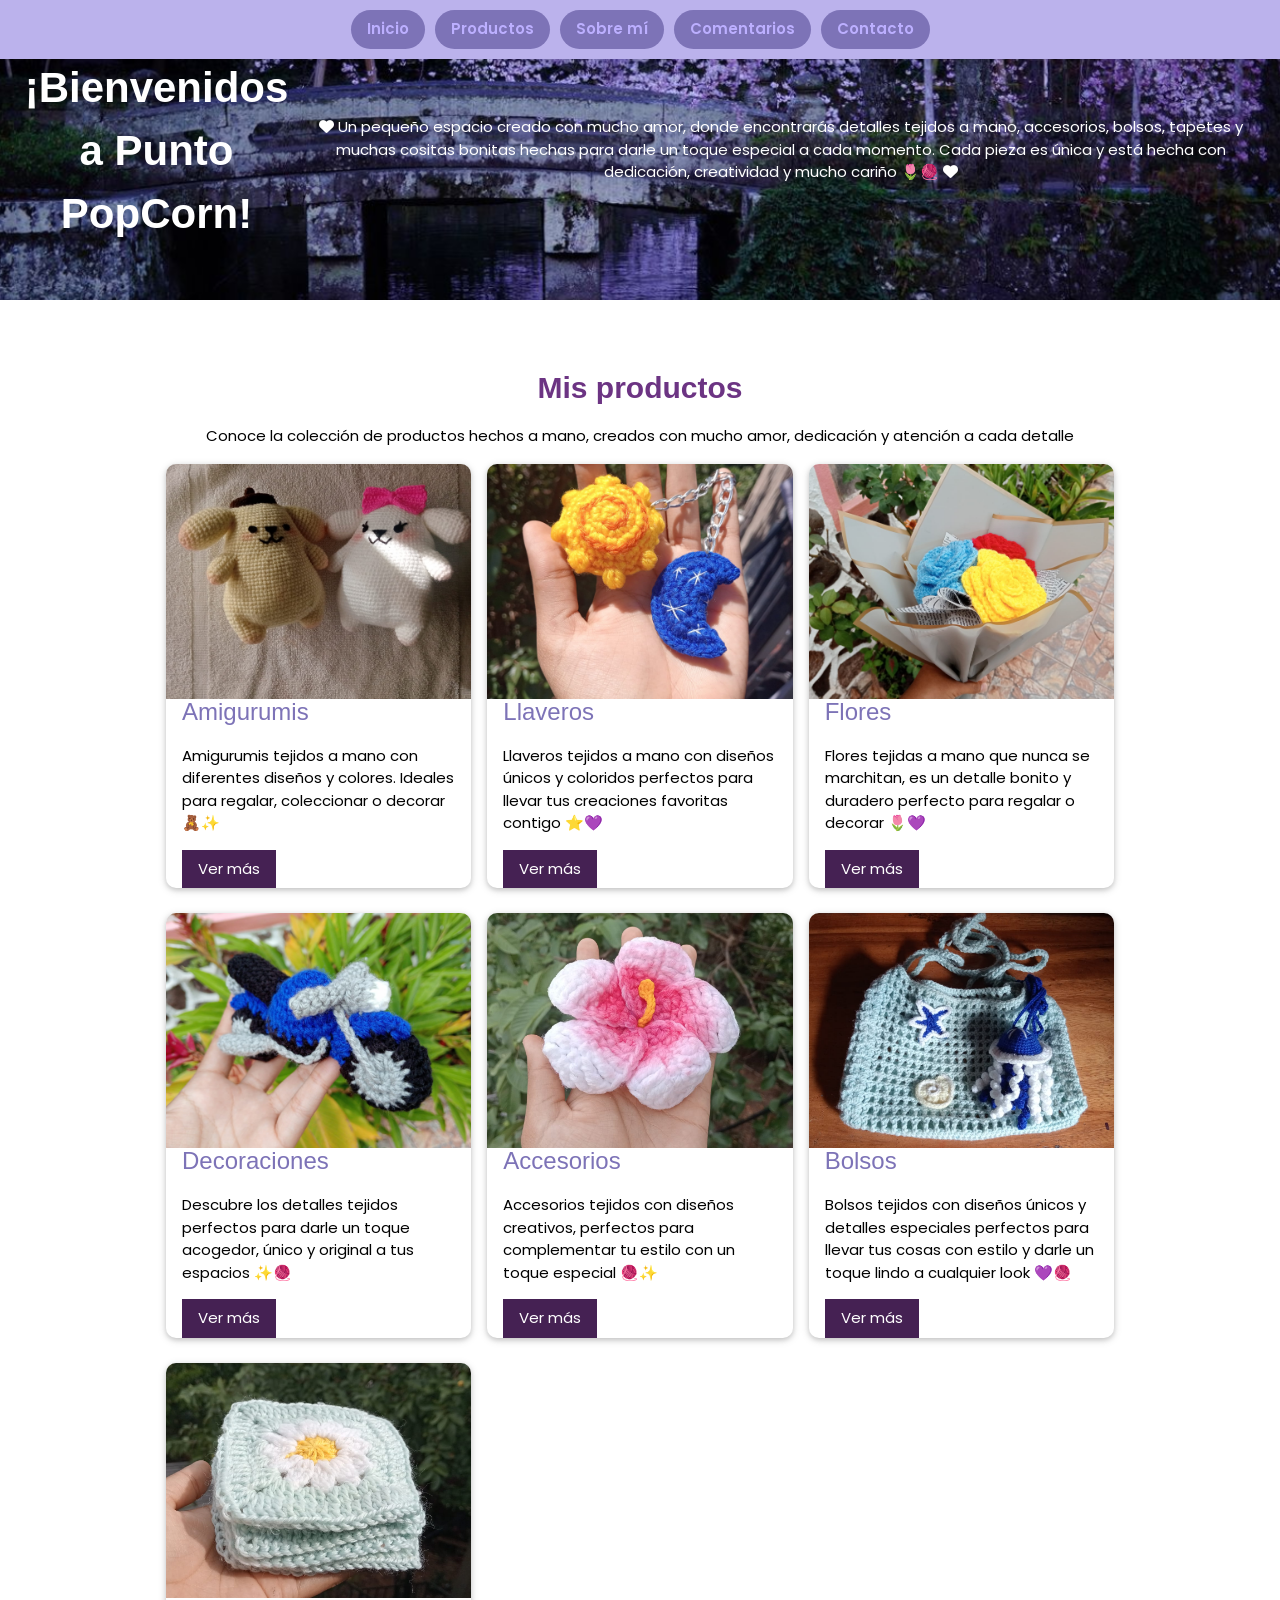
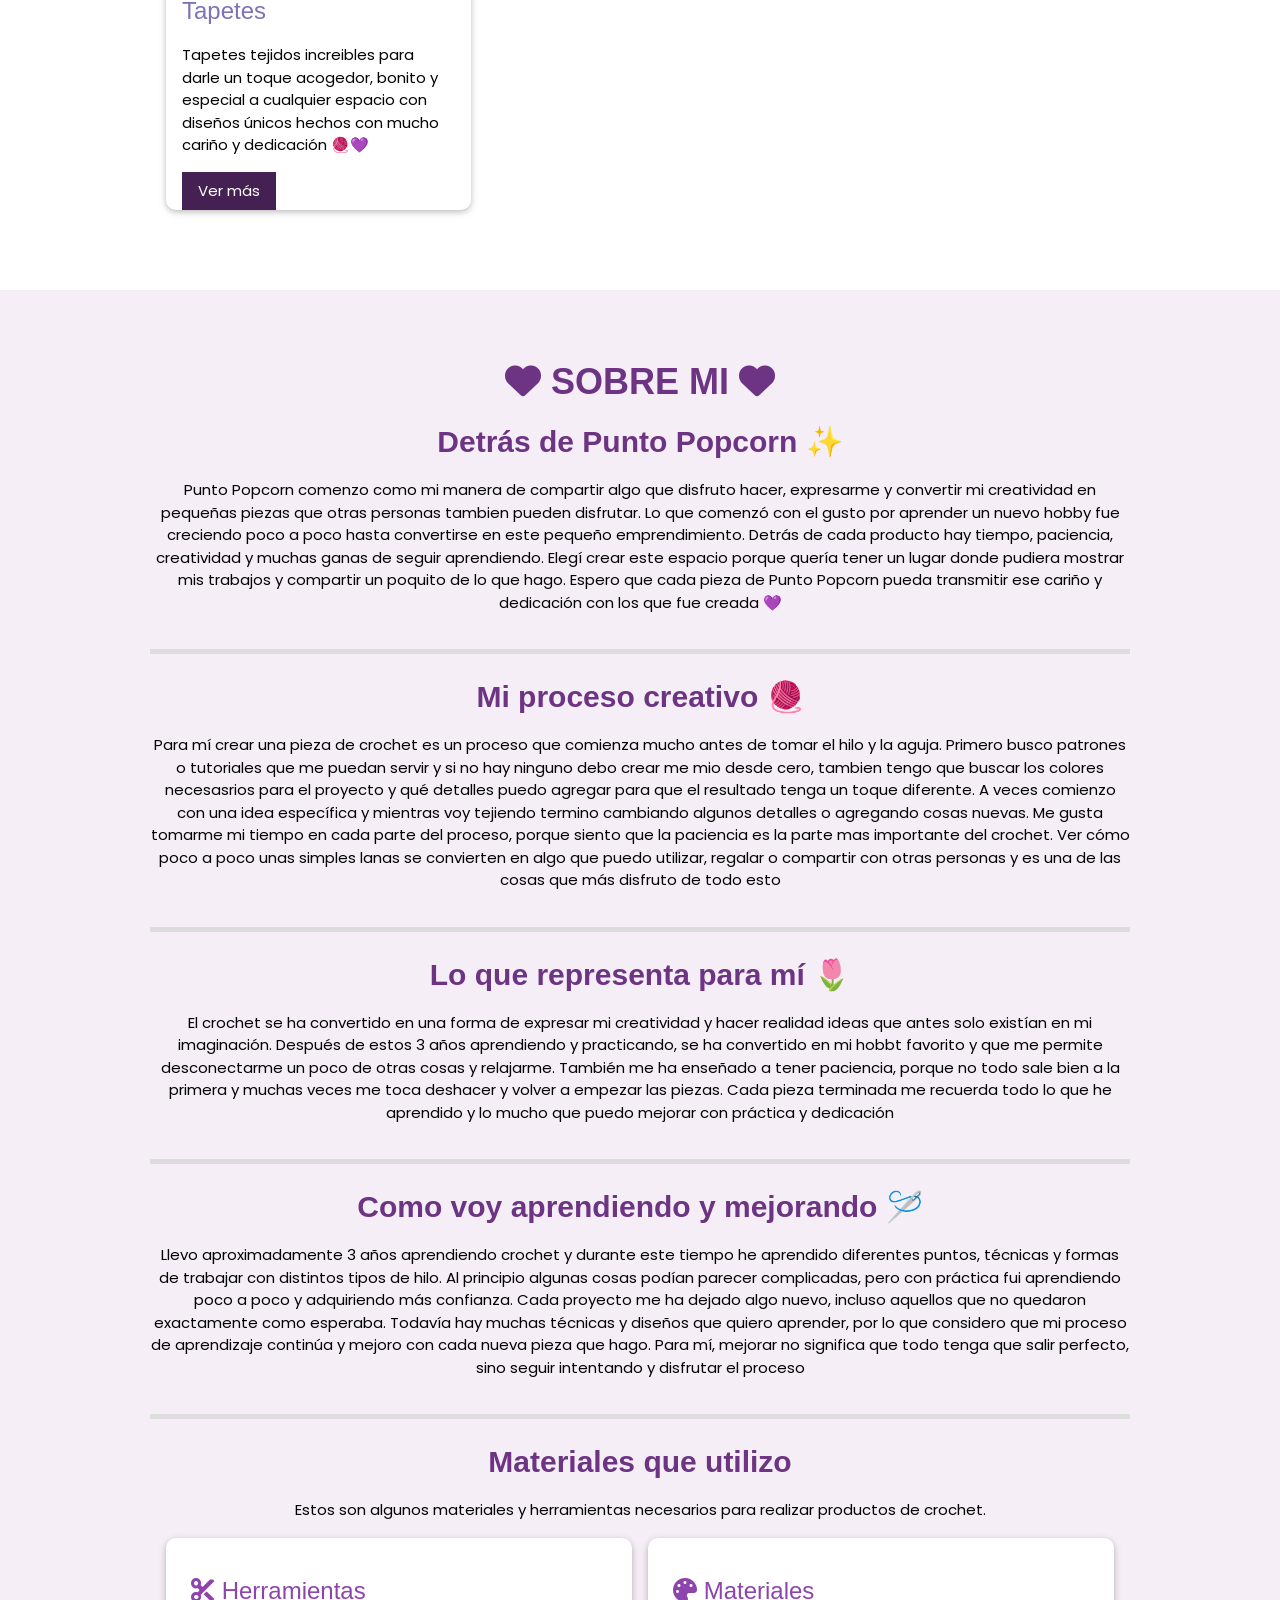
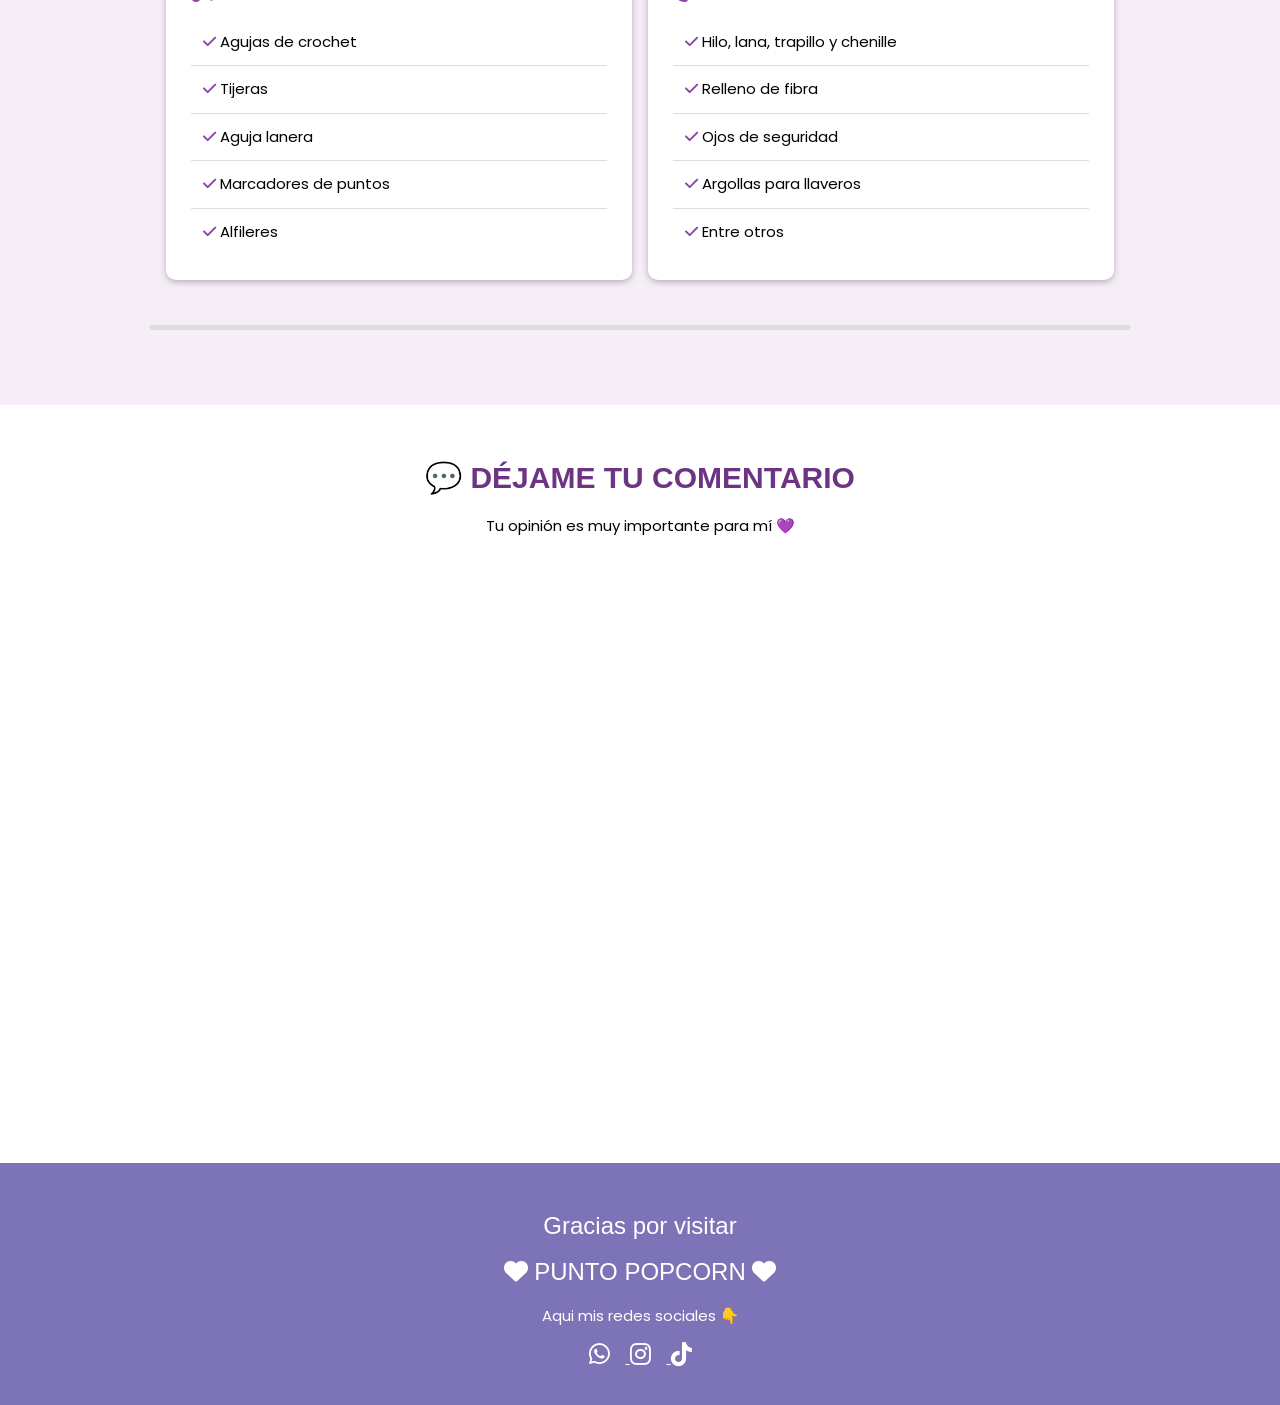
<file: index.html>
<!DOCTYPE html>
<html lang="es">

<head>

    <meta charset="UTF-8">

    <meta name="viewport" content="width=device-width, initial-scale=1.0">

    <title>Punto PopCorn</title>

    <link rel="icon" type="image/png" href="Imagenes/logo.png">
    
    <!-- Biblioteca W3.CSS -->
    <link rel="stylesheet" href="https://www.w3schools.com/w3css/4/w3.css">

    <!-- Font Awesome para los iconos -->
    <link rel="stylesheet" href="https://cdnjs.cloudflare.com/ajax/libs/font-awesome/6.5.2/css/all.min.css">

    <!-- Fuente Poppins -->
    <link href="https://fonts.googleapis.com/css2?family=Poppins:wght@300;400;600;700&display=swap" rel="stylesheet">

    <!-- Nuestro archivo de estilos -->
    <link rel="stylesheet" href="style.css">

</head>

<body>

    <!-- ENCABEZADO -->
    <header id="inicio" class="encabezado w3-container w3-center">

        <h1>
           ¡Bienvenidos a Punto PopCorn!
        </h1>

        <p>
            <i class="fa-solid fa-heart"></i>
            Un pequeño espacio creado con mucho amor, donde encontrarás detalles tejidos a mano, accesorios, bolsos, tapetes y muchas cositas bonitas hechas para darle un toque especial a cada momento. Cada pieza es única y está hecha con dedicación, creatividad y mucho cariño 🌷🧶
            <i class="fa-solid fa-heart"></i>
        </p>

    </header>


    <!-- BARRA DE NAVEGACIÓN -->
   <nav class="w3-bar menu barra-navegacion">

    <a href="#inicio" class="w3-bar-item w3-button">
        Inicio
    </a>

    <a href="#productos" class="w3-bar-item w3-button">
        Productos
    </a>

    <a href="#materiales" class="w3-bar-item w3-button">
        Sobre mí
    </a>

    <a href="#comentarios" class="w3-bar-item w3-button">
        Comentarios
    </a>

    <a href="#contacto" class="w3-bar-item w3-button">
        Contacto
    </a>

</nav>


    <!-- SECCIÓN DE PRODUCTOS -->
    <section id="productos" class="seccion">

        <div class="w3-content">

            <h2 class="w3-center titulo">
                Mis productos
            </h2>

            <p class="w3-center">
                Conoce la colección de productos hechos a mano, creados con mucho amor, dedicación y atención a cada detalle 
            </p>


            <div class="w3-row-padding w3-margin-top">


                <!-- TARJETA 1 -->
                <div class="w3-third">

                    <div class="w3-card tarjeta">

                        <!-- ESPACIO PARA TU IMAGEN -->
                        <div class="espacio-imagen">
                            <p>
                                <img src="Imagenes/producto1.jpeg" class="imagen-producto">
                            </p>
                        </div>

                        <div class="w3-container">

                            <h3>Amigurumis</h3>

                            <p>
                                Amigurumis tejidos a mano con diferentes diseños y colores. Ideales para regalar, coleccionar o decorar 🧸✨
                            </p>

                            <a href="amigurumis.html" class="w3-button boton">
                                Ver más
                            </a>

                        </div>

                    </div>

                </div>

                <!-- TARJETA 2 -->
                <div class="w3-third">

                    <div class="w3-card tarjeta">

                        <!-- ESPACIO PARA TU IMAGEN -->
                        <div class="espacio-imagen">
                            <p>
                                <img src="Imagenes/producto2.jpeg" class="imagen-producto">
                            </p>
                        </div>

                        <div class="w3-container">

                            <h3>Llaveros</h3>

                            <p>
                                Llaveros tejidos a mano con diseños únicos y coloridos perfectos para llevar tus creaciones favoritas contigo ⭐💜
                            </p>

                            <a href="llaveros.html" class="w3-button boton">
                                Ver más
                            </a>

                        </div>

                    </div>

                </div>

                <!-- TARJETA 3 -->
                <div class="w3-third">

                    <div class="w3-card tarjeta">

                        <!-- ESPACIO PARA TU IMAGEN -->
                        <div class="espacio-imagen">
                            <p>
                                <img src="Imagenes/producto3.jpeg" class="imagen-producto">
                            </p>
                        </div>

                        <div class="w3-container">

                            <h3>Flores</h3>

                            <p>
                                Flores tejidas a mano que nunca se marchitan, es un detalle bonito y duradero perfecto para regalar o decorar 🌷💜
                            </p>

                            <a href="flores.html" class="w3-button boton">
                                Ver más
                            </a>

                        </div>

                    </div>

                </div>

                <!-- TARJETA 4 -->
                <div class="w3-third">

                    <div class="w3-card tarjeta">

                        <!-- ESPACIO PARA TU IMAGEN -->
                        <div class="espacio-imagen">
                            <p>
                                <img src="Imagenes/producto4.jpeg" class="imagen-producto">
                            </p>
                        </div>

                        <div class="w3-container">

                            <h3>Decoraciones</h3>

                            <p>
                               Descubre los detalles tejidos perfectos para darle un toque acogedor, único y original a tus espacios ✨🧶
                            </p>

                            <a href="decoraciones.html" class="w3-button boton">
                                Ver más
                            </a>

                        </div>

                    </div>

                </div>

                <!-- TARJETA 5 -->
                <div class="w3-third">

                    <div class="w3-card tarjeta">

                        <!-- ESPACIO PARA TU IMAGEN -->
                        <div class="espacio-imagen">
                            <p>
                                <img src="Imagenes/producto5.jpeg" class="imagen-producto">
                            </p>
                        </div>

                        <div class="w3-container">

                            <h3>Accesorios</h3>

                            <p>
                               Accesorios tejidos con diseños creativos, perfectos para complementar tu estilo con un toque especial 🧶✨
                            </p>

                            <a href="accesorios.html" class="w3-button boton">
                                Ver más
                            </a>

                        </div>

                    </div>

                </div>

                <!-- TARJETA 6 -->
                <div class="w3-third">

                    <div class="w3-card tarjeta">

                        <!-- ESPACIO PARA TU IMAGEN -->
                        <div class="espacio-imagen">
                            <p>
                                <img src="Imagenes/producto6.jpeg" class="imagen-producto">
                            </p>
                        </div>

                        <div class="w3-container">

                            <h3>Bolsos</h3>

                            <p>
                               Bolsos tejidos con diseños únicos y detalles especiales perfectos para llevar tus cosas con estilo y darle un toque lindo a cualquier look 💜🧶
                            </p>

                            <a href="bolsos.html" class="w3-button boton">
                                Ver más
                            </a>

                        </div>

                    </div>

                </div>

                <!-- TARJETA 7 -->
                <div class="w3-third">

                    <div class="w3-card tarjeta">

                        <!-- ESPACIO PARA TU IMAGEN -->
                        <div class="espacio-imagen">
                            <p>
                                <img src="Imagenes/no.jpeg" class="imagen-producto">
                            </p>
                        </div>

                        <div class="w3-container">

                            <h3>Tapetes</h3>

                            <p>
                               Tapetes tejidos increibles para darle un toque acogedor, bonito y especial a cualquier espacio con diseños únicos hechos con mucho cariño y dedicación 🧶💜
                            </p>

                            <a href="tapetes.html" class="w3-button boton">
                                Ver más
                            </a>

                        </div>

                    </div>

                </div>

            </div>

        </div>

    </section>


    <!-- SECCIÓN SOBRE MI -->
    <section id="materiales" class="seccion materiales">
        
            <h1 class="w3-center titulo">
                <i class="fa-solid fa-heart"></i>
                SOBRE MI
                <i class="fa-solid fa-heart"></i>
            </h1>

        <div class="w3-content w3-center">
                    
                    <h2 class="w3-center titulo">
                        Detrás de Punto Popcorn ✨
                    </h2>

                    <p>
                        Punto Popcorn comenzo como mi manera de compartir algo que disfruto hacer, expresarme y convertir mi creatividad en pequeñas piezas que otras personas tambien pueden disfrutar. Lo que comenzó con el gusto por aprender un nuevo hobby fue creciendo poco a poco hasta convertirse en este pequeño emprendimiento. Detrás de cada producto hay tiempo, paciencia, creatividad y muchas ganas de seguir aprendiendo. Elegí crear este espacio porque quería tener un lugar donde pudiera mostrar mis trabajos y compartir un poquito de lo que hago. Espero que cada pieza de Punto Popcorn pueda transmitir ese cariño y dedicación con los que fue creada 💜
                    </p>

                </div>

        <div class="w3-content w3-center">
            
            <h2 class="w3-center titulo">
                Mi proceso creativo 🧶
            </h2>

            <p>
                Para mí crear una pieza de crochet es un proceso que comienza mucho antes de tomar el hilo y la aguja. Primero busco patrones o tutoriales que me puedan servir y si no hay ninguno debo crear me mio desde cero, tambien tengo que buscar los colores necesasrios para el proyecto y qué detalles puedo agregar para que el resultado tenga un toque diferente. A veces comienzo con una idea específica y mientras voy tejiendo termino cambiando algunos detalles o agregando cosas nuevas. Me gusta tomarme mi tiempo en cada parte del proceso, porque siento que la paciencia es la parte mas importante del crochet. Ver cómo poco a poco unas simples lanas se convierten en algo que puedo utilizar, regalar o compartir con otras personas y es una de las cosas que más disfruto de todo esto
            </p>

        </div>

        <div class="w3-content w3-center">
            
            <h2 class="w3-center titulo">
                Lo que representa para mí 🌷
            </h2>

            <p>
                El crochet se ha convertido en una forma de expresar mi creatividad y hacer realidad ideas que antes solo existían en mi imaginación. Después de estos 3 años aprendiendo y practicando, se ha convertido en mi hobbt favorito y que me permite desconectarme un poco de otras cosas y relajarme. También me ha enseñado a tener paciencia, porque no todo sale bien a la primera y muchas veces me toca deshacer y volver a empezar las piezas. Cada pieza terminada me recuerda todo lo que he aprendido y lo mucho que puedo mejorar con práctica y dedicación
            </p>

        </div>

        <div class="w3-content w3-center">
            
            <h2 class="w3-center titulo">
                Como voy aprendiendo y mejorando 🪡
            </h2>

            <p>
                Llevo aproximadamente 3 años aprendiendo crochet y durante este tiempo he aprendido diferentes puntos, técnicas y formas de trabajar con distintos tipos de hilo. Al principio algunas cosas podían parecer complicadas, pero con práctica fui aprendiendo poco a poco y adquiriendo más confianza. Cada proyecto me ha dejado algo nuevo, incluso aquellos que no quedaron exactamente como esperaba. Todavía hay muchas técnicas y diseños que quiero aprender, por lo que considero que mi proceso de aprendizaje continúa y mejoro con cada nueva pieza que hago. Para mí, mejorar no significa que todo tenga que salir perfecto, sino seguir intentando y disfrutar el proceso
            </p>

        </div>

        

        <div class="w3-content">

            <h2 class="w3-center titulo">
                Materiales que utilizo
            </h2>

            <p class="w3-center">
                Estos son algunos materiales y herramientas necesarios para realizar
                productos de crochet.
            </p>


            <div class="w3-row-padding w3-margin-top">


                <div class="w3-half">

                    <div class="w3-card tarjeta-material">

                        <h3>
                            <i class="fa-solid fa-scissors"></i>
                            Herramientas
                        </h3>

                        <ul class="w3-ul">

                            <li>
                                <i class="fa-solid fa-check"></i>
                                Agujas de crochet
                            </li>

                            <li>
                                <i class="fa-solid fa-check"></i>
                                Tijeras
                            </li>

                            <li>
                                <i class="fa-solid fa-check"></i>
                                Aguja lanera
                            </li>

                            <li>
                                <i class="fa-solid fa-check"></i>
                                Marcadores de puntos
                            </li>
                            
                            <li>
                                <i class="fa-solid fa-check"></i>
                                Alfileres
                            </li>

                        </ul>

                    </div>

                </div>


                <div class="w3-half">

                    <div class="w3-card tarjeta-material">

                        <h3>
                            <i class="fa-solid fa-palette"></i>
                            Materiales
                        </h3>

                        <ul class="w3-ul">

                            <li>
                                <i class="fa-solid fa-check"></i>
                                Hilo, lana, trapillo y chenille
                            </li>

                            <li>
                                <i class="fa-solid fa-check"></i>
                                Relleno de fibra
                            </li>

                            <li>
                                <i class="fa-solid fa-check"></i>
                                Ojos de seguridad
                            </li>

                            <li>
                                <i class="fa-solid fa-check"></i>
                                Argollas para llaveros
                            </li>

                            <li>
                                <i class="fa-solid fa-check"></i>
                                Entre otros
                            </li>

                        </ul>

                    </div>

                </div>

            </div>

        </div>

    </section>

    <!-- SECCIÓN COMENTARIOS -->
<section id="comentarios" class="seccion comentarios">

    <div class="w3-content w3-center">

        <h2 class="w3-center titulo">
            💬 DÉJAME TU COMENTARIO
        </h2>

        <p>
            Tu opinión es muy importante para mí 💜
        </p>

        <div class="formulario-google">

            <iframe 
                src="https://docs.google.com/forms/d/e/1FAIpQLSfWTBOUs1dNSIxHDwRB4_wzj9mtR5c60q-Q93vKbXkns4Nuuw/viewform?embedded=true"
                width="640"
                height="565"
                frameborder="0"
                marginheight="0"
                marginwidth="0">
                Cargando…
            </iframe>

        </div>

    </div>

</section>

    <!-- COMENTARIOS 
     <div class="w3-content w3-center comentarios">

    <h2 class="titulo">
        💬 Déjame tu comentario
    </h2>

    <p>
        Me encantaría saber qué opinas de mis productos 🌷
    </p>

    <form>
        <input 
            class="w3-input w3-border" 
            type="text" 
            placeholder="Tu nombre"
            required
        >

        <br>

        <textarea 
            class="w3-input w3-border" 
            rows="4" 
            placeholder="Escribe tu comentario..."
            required
        ></textarea>

        <br>

        <button class="w3-button boton" type="submit">
            💌 Enviar comentario
        </button>
    </form> -->

</div>

    <!-- PIE DE PÁGINA -->
   <footer id="contacto" class="pie-pagina">

    <h3>Gracias por visitar</h3>

    <h3>
        <i class="fa-solid fa-heart"></i>
        PUNTO POPCORN
        <i class="fa-solid fa-heart"></i>
    </h3>

    <p>
        Aqui mis redes sociales 👇
    </p>

    <div>
        <a href="https://wa.me/50433105669" target="_blank">
            <i class="fa-brands fa-whatsapp w3-xlarge w3-margin-right"></i>
        </a>

        <a href="https://www.instagram.com/punto_popcornhn/?utm_source=ig_web_button_share_sheet" target="_blank">
            <i class="fa-brands fa-instagram w3-xlarge w3-margin-right"></i>
        </a>

        <a href="https://www.tiktok.com/@punto_popcorn?is_from_webapp=1&sender_device=pc" target="_blank">
            <i class="fa-brands fa-tiktok w3-xlarge"></i>
        </a>

    </div>

</footer>
</file>
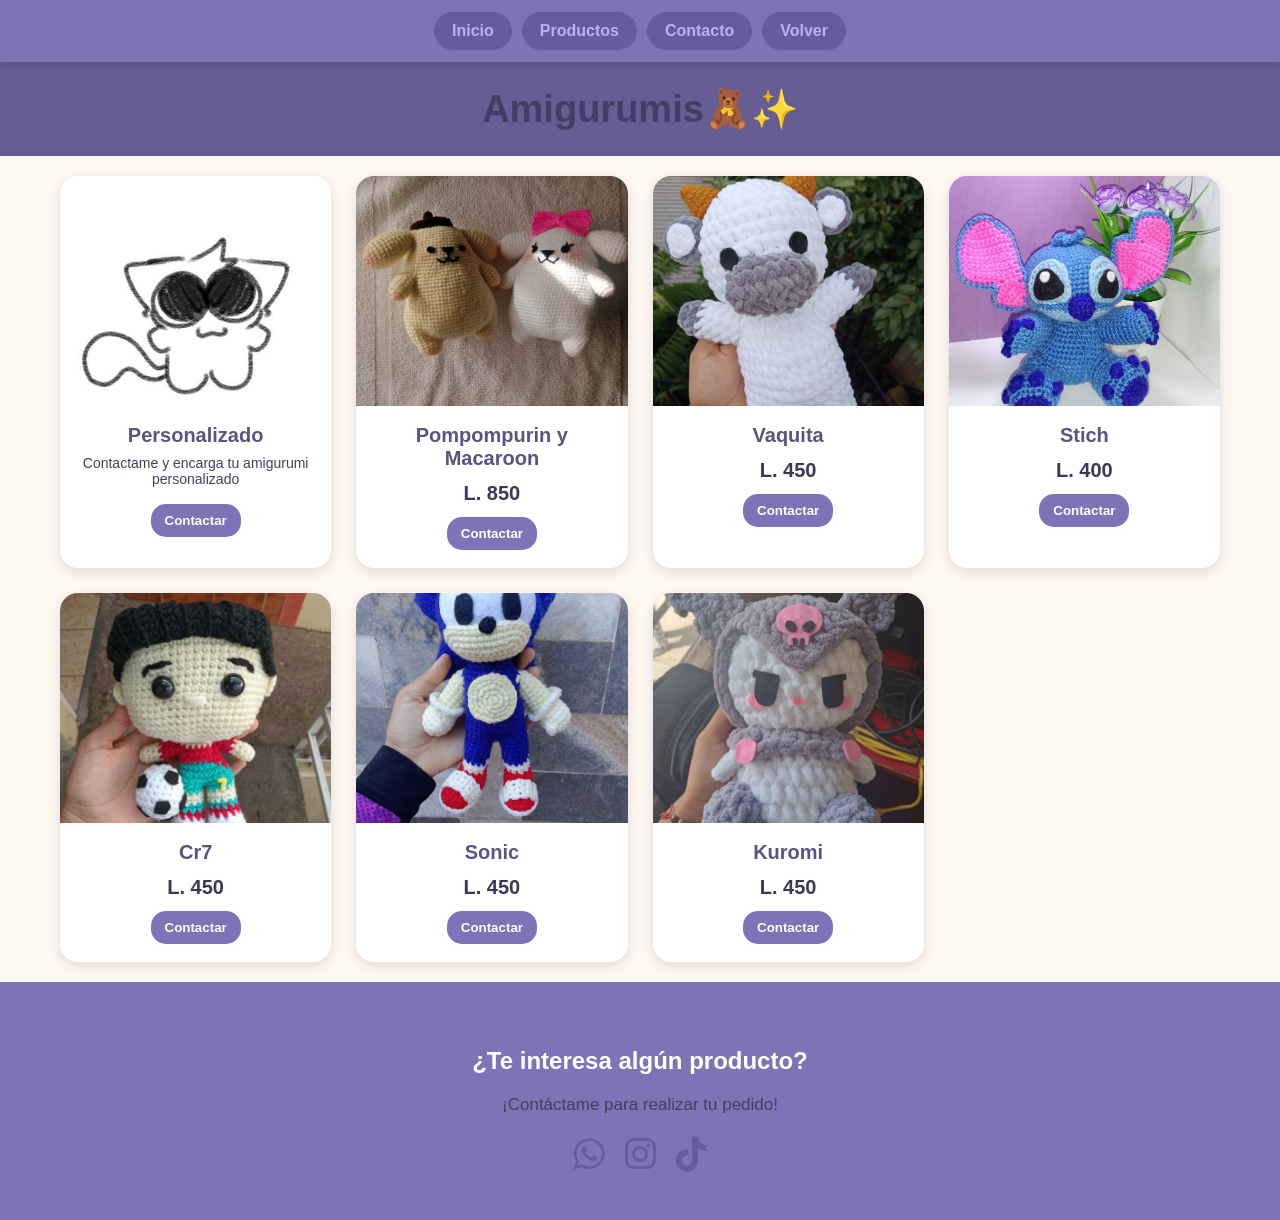
<file: amigurumis.html>
<!DOCTYPE html>
<html lang="es">

<head>
    <link rel="preconnect" href="https://fonts.googleapis.com">

    <link rel="preconnect" href="https://fonts.gstatic.com" crossorigin>

    <link href="https://fonts.googleapis.com/css2?family=Poppins:wght@400;500;600;700&display=swap" rel="stylesheet">

    <!-- Font Awesome para los iconos -->
    <link rel="stylesheet" href="https://cdnjs.cloudflare.com/ajax/libs/font-awesome/6.5.2/css/all.min.css">

    <meta charset="UTF-8">

    <meta name="viewport" content="width=device-width, initial-scale=1.0">

    <title>Amigurumis</title>

    <link rel="icon" type="image/png" href="Imagenes/logo.png">

    <style>

        /* =========================
           ESTILOS GENERALES
        ========================= */

        * {
            box-sizing: border-box;
            scroll-behavior: smooth;
        }

        body {
            margin: 0;
            font-family: Arial, sans-serif;
            background-color: #fff8f2;
            color: #443e64;
        }


        /* =========================
           ENCABEZADO
        ========================= */

        header {
            text-align: center;
            padding: 25px 2px 25px;
            background-color: #655d94;
        }

        header h1 {
            margin: 0;
            font-size: 38px;
            color: #443e64;
        }

        header p {
            margin: 8px 0 0;
            font-size: 17px;
        }


        /* =========================
           NAVEGACIÓN
        ========================= */

        nav {
            display: flex;
            justify-content: center;
            align-items: center;
            gap: 10px;
            padding: 12px 15px;
            background-color: #7D73B7;
            position: sticky;
            top: 0;
            z-index: 1000;
            box-shadow: 0 3px 10px rgba(0, 0, 0, 0.15);
        }

        nav a {
            text-decoration: none;
            color: #bbb2ec;
            background-color: #655CA0;
            padding: 10px 18px;
            border-radius: 20px;
            font-weight: bold;
            transition: 0.3s;
            white-space: nowrap;
        }

        nav a:hover {
            background-color: #958CCB;
            transform: translateY(-2px);
        }


        /* =========================
           SECCIÓN PRINCIPAL
        ========================= */

        .inicio {
            text-align: center;
            padding: 0px 20px 0px;
        }

        .inicio h2 {
            font-size: 32px;
            margin-bottom: 10px;
            color: #3d3857;
        }

        .inicio p {
            font-size: 18px;
            margin-bottom: 30px;
        }


        /* =========================
           PRODUCTOS
        ========================= */

        .productos {
            max-width: 1200px;
            margin: auto;
            padding: 20px;
            color: #443e64;
        }

        .productos h2 {
            text-align: center;
            font-size: 30px;
            color: #7D73B7;
            margin-bottom: 30px;
        }

        /* 4 productos por fila en computadora */

        .contenedor-productos {
            display: grid;
            grid-template-columns: repeat(4, 1fr);
            gap: 25px;
        }


        /* =========================
           TARJETAS
        ========================= */

        .producto {
            background-color: white;
            border-radius: 18px;
            overflow: hidden;
            box-shadow: 0 4px 12px rgba(0, 0, 0, 0.12);
            transition: 0.3s;
            text-align: center;
        }

        .producto:hover {
            transform: translateY(-6px);
            box-shadow: 0 7px 18px rgba(0, 0, 0, 0.18);
        }

        .producto img {
            width: 100%;
            height: 230px;
            object-fit: cover;
            display: block;
        }

        .info-producto {
            padding: 18px;
        }

        .info-producto h3 {
            margin: 0 0 8px;
            font-size: 20px;
            color: #5b5380;
        }

        .info-producto p {
            margin: 5px 0;
            font-size: 14px;
        }

        .precio {
            display: block;
            margin-top: 12px;
            font-size: 20px;
            font-weight: bold;
            color: #3d3857;
        }


        /* =========================
           SOBRE MÍ
        ========================= */

        /* .sobre-mi {
            max-width: 1000px;
            margin: 60px auto;
            padding: 35px 20px;
            text-align: center;
        }

        .sobre-mi h2 {
            color: #ff4400;
            font-size: 30px;
        }

        .sobre-mi p {
            font-size: 17px;
            line-height: 1.7;
        } */


        /* =========================
           CONTACTO
        ========================= */

        .contacto {
            text-align: center;
            padding: 45px 20px;
            background-color: #7D73B7;
        }

        .contacto h2 {
            color: #ffffff;
        }

        .contacto p {
            font-size: 17px;
        }


        /* =========================
           BOTÓN CONTACTAR
        ========================= */

        .btn-contacto {
            display: inline-block;
            text-decoration: none;
            border: none;
            background-color: #7D73B7;
            color: white;
            padding: 9px 14px;
            margin-top: 12px;
            border-radius: 15px;
            cursor: pointer;
            font-weight: bold;
        }

        .btn-contacto:hover {
            background-color: #655CA0;
        }


        /* =========================
           MENÚ DE REDES SOCIALES
        ========================= */

        .menu-redes {
            display: none;
            position: fixed;
            top: 50%;
            left: 50%;
            transform: translate(-50%, -50%);
            background-color: white;
            padding: 30px;
            border-radius: 20px;
            box-shadow: 0 5px 25px rgba(0, 0, 0, 0.3);
            z-index: 2000;
            text-align: center;
        }

        .menu-redes h2 {
            color: #655CA0;
            margin-top: 0;
        }

        .iconos-redes {
            display: flex;
            justify-content: center;
            gap: 20px;
            margin-top: 20px;
        }

        .iconos-redes a {
            font-size: 35px;
            text-decoration: none;
            color: #655CA0;
        }

        .cerrar-redes {
            margin-top: 20px;
            padding: 8px 15px;
            border: none;
            border-radius: 15px;
            background-color: #7D73B7;
            color: white;
            cursor: pointer;
        }


        /* =========================
           PIE DE PÁGINA
        ========================= */

        footer {
            text-align: center;
            padding: 20px;
            background-color: #443e64;
            color: white;
        }


        /* =========================
           CELULAR
           2 PRODUCTOS POR FILA
        ========================= */

        @media (max-width: 700px) {

            header {
                padding: 25px 15px 20px;
            }

            header h1 {
                font-size: 30px;
            }

            nav {
                gap: 5px;
                padding: 8px 5px;
                flex-wrap: nowrap;
            }

            nav a {
                flex: 1;
                padding: 9px 4px;
                font-size: 12px;
                text-align: center;
                border-radius: 15px;
            }

            .inicio {
                padding: 35px 15px 20px;
            }

            .inicio h2 {
                font-size: 27px;
            }

            .inicio p {
                font-size: 16px;
            }

            /* AQUÍ SE HACEN 2 PRODUCTOS POR FILA */

            .contenedor-productos {
                grid-template-columns: repeat(2, 1fr);
                gap: 12px;
            }

            .productos {
                padding: 15px;
            }

            .producto {
                border-radius: 13px;
            }

            .producto img {
                height: 170px;
            }

            .info-producto {
                padding: 12px 8px;
            }

            .info-producto h3 {
                font-size: 16px;
            }

            .info-producto p {
                font-size: 13px;
            }

            .precio {
                font-size: 17px;
            }

        }

    </style>
</head>


<body>


<!-- =========================
     NAVEGACIÓN
========================== -->

<nav>

    <a href="#inicio">Inicio</a>

    <a href="#productos">Productos</a>

    <a href="#contacto">Contacto</a>

    <a href="index.html">Volver</a>

</nav>


<!-- =========================
     ENCABEZADO
========================== -->

<section id="inicio" class="inicio"></section>

    <!-- --> <header>

        <h1>Amigurumis🧸✨</h1>

    <!-- --> </header>

</section>


<!-- =========================
     INICIO
==========================

<section id="inicio" class="inicio">

    <h2>Bienvenidos a Punto Popcorn 🍿</h2>

    <p>
        Descubre productos hechos a mano con mucho cariño.
    </p>

</section>-->


<!-- =========================
     PRODUCTOS
========================== -->

<section id="productos" class="productos">

    <!-- <h2>✨ Mis productos ✨</h2> -->


    <div class="contenedor-productos">


        <!-- PRODUCTO 1 -->

        <div class="producto">

            <img src="Imagenes/gatito.jpg" alt="Personalizado">

            <div class="info-producto">

                <h3>Personalizado</h3>

                <p>Contactame y encarga tu amigurumi personalizado</p>

                <!-- <span class="precio">L. 750</span> -->

                <button class="btn-contacto" onclick="abrirRedes()">
                    Contactar
                </button>

            </div>

        </div>



        <!-- PRODUCTO 2 -->

        <div class="producto">

            <img src="Imagenes/pompom.jpeg" alt="Pompompurin y Macaroon">

            <div class="info-producto">

                <h3>Pompompurin y Macaroon</h3>

                <p></p>

                <span class="precio">L. 850</span>

                <button class="btn-contacto" onclick="abrirRedes()">
                    Contactar
                </button>

            </div>

        </div>


        <!-- PRODUCTO 3 -->

        <div class="producto">

            <img src="Imagenes/vaquita.png" alt="Vaquita">

            <div class="info-producto">

                <h3>Vaquita</h3>

                <p></p>

                <span class="precio">L. 450</span>

                <button class="btn-contacto" onclick="abrirRedes()">
                    Contactar
                </button>

            </div>

        </div>


        <!-- PRODUCTO 4 -->

        <div class="producto">

            <img src="Imagenes/stich1.jpeg" alt="Stich">

            <div class="info-producto">

                <h3>Stich</h3>

                <p></p>

                <span class="precio">L. 400</span>

                <button class="btn-contacto" onclick="abrirRedes()">
                    Contactar
                </button>

            </div>

        </div>


        <!-- PRODUCTO 5 -->

        <div class="producto">

            <img src="Imagenes/Cr7.jpeg" alt="Cr7">

            <div class="info-producto">

                <h3>Cr7</h3>

                <p></p>

                <span class="precio">L. 450</span>

                <button class="btn-contacto" onclick="abrirRedes()">
                    Contactar
                </button>

            </div>

        </div>


        <!-- PRODUCTO 6 -->

        <div class="producto">

            <img src="Imagenes/sonic.jpeg" alt="Producto 6">

            <div class="info-producto">

                <h3>Sonic</h3>

                <!-- <p>Un detalle pequeño y especial.</p> -->

                <span class="precio">L. 450</span>

                <button class="btn-contacto" onclick="abrirRedes()">
                    Contactar
                </button>

            </div>

        </div>


        <!-- PRODUCTO 7 -->

        <div class="producto">

            <img src="Imagenes/kuromi.jpeg" alt="Peluche de kuromi tejido a crochet 7">

            <div class="info-producto">

                <h3>Kuromi</h3>

                <p></p>

                <span class="precio">L. 450</span>
                
                <button class="btn-contacto" onclick="abrirRedes()">
                    Contactar
                </button>

            </div>

        </div> 


        <!-- PRODUCTO 8 

        <div class="producto">

            <img src="imagen8.jpg" alt="Producto 8">

            <div class="info-producto">

                <h3>Pedidos especiales</h3>

                <p>Diseños personalizados bajo pedido.</p>

                <span class="precio">Consultar</span>

            </div>

        </div> -->


    </div>

</section>


<!-- =========================
     SOBRE MÍ
==========================

<section id="sobre-mi" class="sobre-mi">

    <h2>💗 Sobre mí</h2>

    <p>
        Soy la persona detrás de Punto Popcorn. Me encanta crear
        productos hechos a mano utilizando crochet y diferentes
        materiales para convertir pequeñas ideas en creaciones
        especiales.
    </p>

</section>-->


<!-- =========================
     COMENTARIOS
==========================

<section id="comentarios" class="sobre-mi">

    <h2>💬 Comentarios</h2>

    <p>
        Tu opinión es muy importante para mí.
        Aquí podrás compartir tu experiencia con Punto Popcorn.
    </p>

</section>-->


<!-- =========================
     FOOTER / CONTACTO
========================== -->

<!-- <footer> -->

<section id="contacto" class="contacto">

    <h2>¿Te interesa algún producto?</h2>

    <p>
        ¡Contáctame para realizar tu pedido!
    </p>

    <div class="iconos-redes">

        <a href="https://wa.me/50433105669" target="_blank">
            <i class="fa-brands fa-whatsapp"></i>
        </a>

        <a href="https://www.instagram.com/punto_popcornhn/" target="_blank">
            <i class="fa-brands fa-instagram"></i>
        </a>

        <a href="https://www.tiktok.com/@punto_popcorn" target="_blank">
            <i class="fa-brands fa-tiktok"></i>
        </a>

    </div>

</section>

<!-- </footer> -->


<!-- =========================
     MENÚ DE REDES
========================== -->

<div id="menuRedes" class="menu-redes">

    <h2> ¡Contáctame y haz tu pedido! <h2>

    <h4>Escríbeme por cualquiera de mis redes sociales</h4>

    <div class="iconos-redes">

        <a href="https://wa.me/50433105669" target="_blank">
            <i class="fa-brands fa-whatsapp"></i>
        </a>

        <a href="https://www.instagram.com/punto_popcornhn/" target="_blank">
            <i class="fa-brands fa-instagram"></i>
        </a>

        <a href="https://www.tiktok.com/@punto_popcorn" target="_blank">
            <i class="fa-brands fa-tiktok"></i>
        </a>

    </div>

    <button class="cerrar-redes" onclick="cerrarRedes()">
        Cerrar
    </button>

</div>


<script>

    function abrirRedes() {
        document.getElementById("menuRedes").style.display = "block";
    }

    function cerrarRedes() {
        document.getElementById("menuRedes").style.display = "none";
    }

</script>


</body>

</html>
</file>
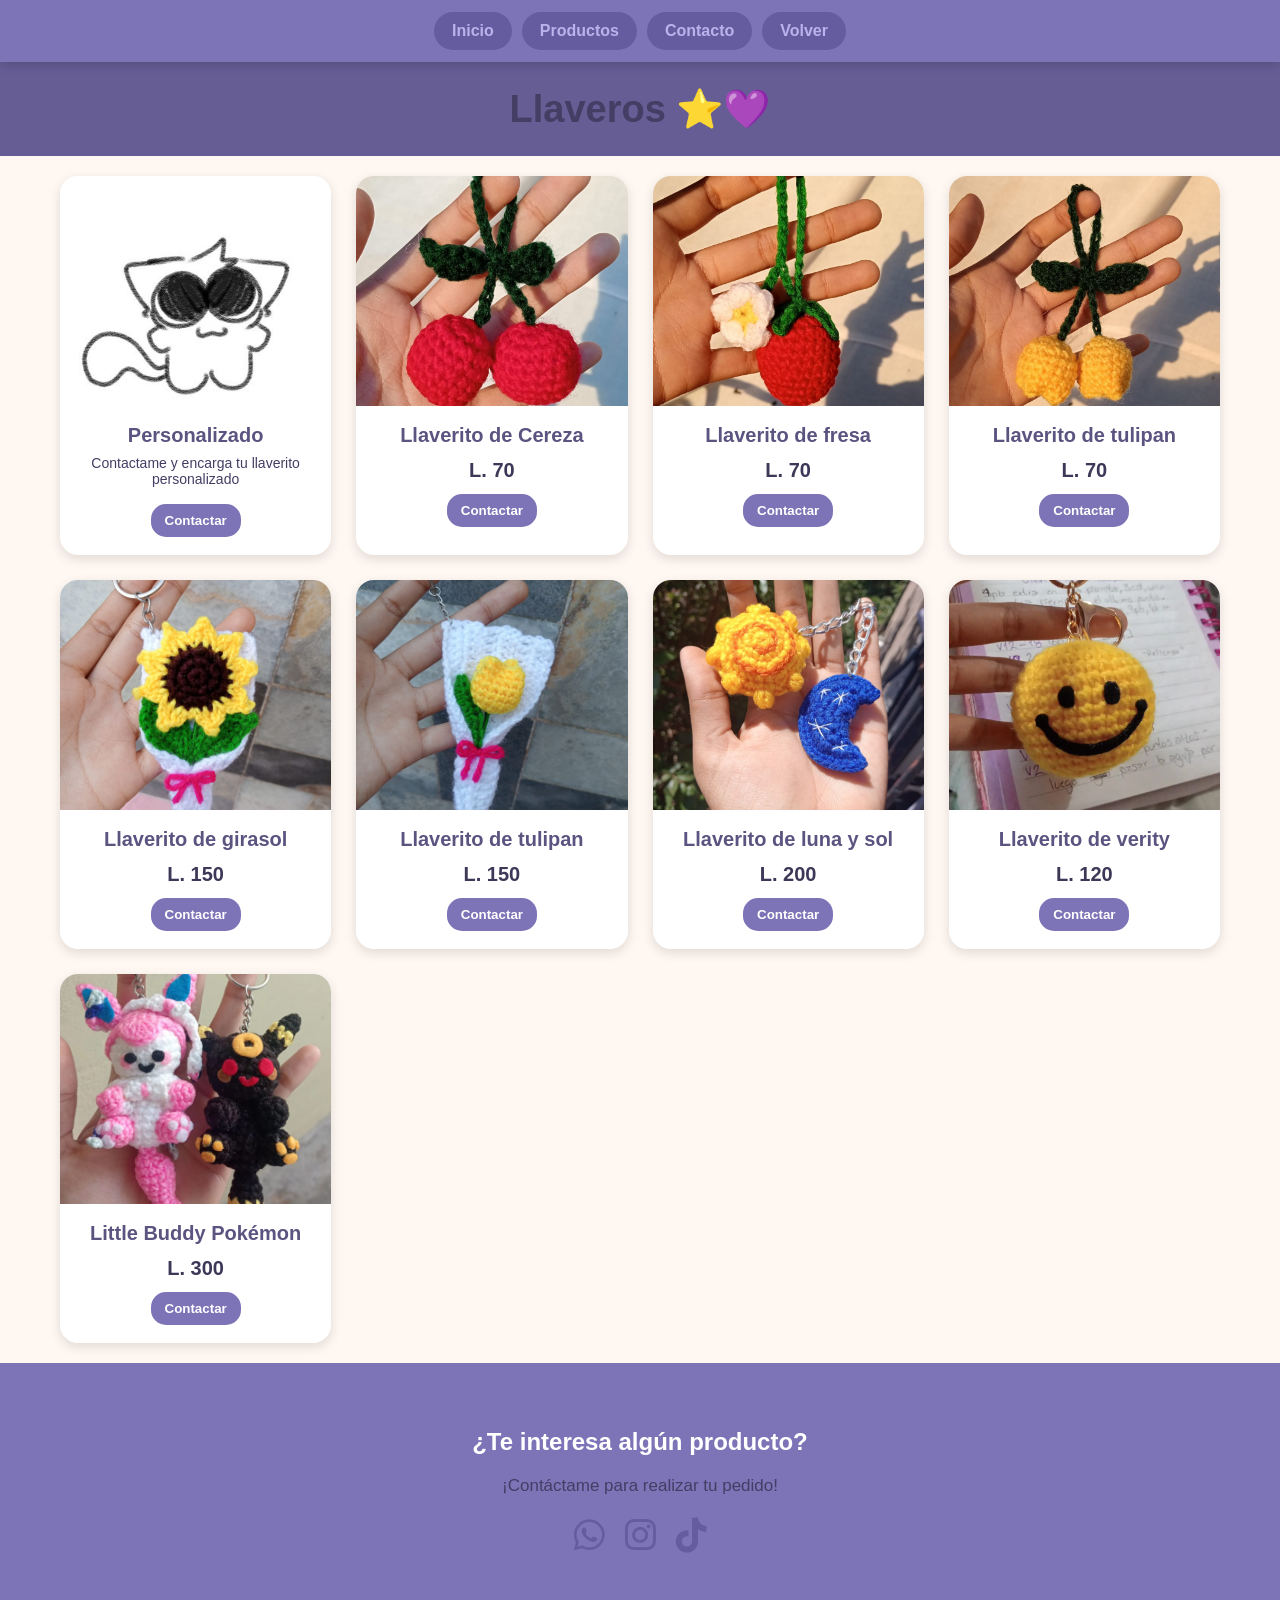
<file: llaveros.html>
<!DOCTYPE html>
<html lang="es">

<head>
    <link rel="preconnect" href="https://fonts.googleapis.com">

    <link rel="preconnect" href="https://fonts.gstatic.com" crossorigin>

    <link href="https://fonts.googleapis.com/css2?family=Poppins:wght@400;500;600;700&display=swap" rel="stylesheet">

    <!-- Font Awesome para los iconos -->
    <link rel="stylesheet" href="https://cdnjs.cloudflare.com/ajax/libs/font-awesome/6.5.2/css/all.min.css">

    <meta charset="UTF-8">

    <meta name="viewport" content="width=device-width, initial-scale=1.0">

    <title>Llaveros</title>

    <link rel="icon" type="image/png" href="Imagenes/logo.png">

    <style>

        /* =========================
           ESTILOS GENERALES
        ========================= */

        * {
            box-sizing: border-box;
            scroll-behavior: smooth;
        }

        body {
            margin: 0;
            font-family: Arial, sans-serif;
            background-color: #fff8f2;
            color: #443e64;
        }


        /* =========================
           ENCABEZADO
        ========================= */

        header {
            text-align: center;
            padding: 25px 2px 25px;
            background-color: #655d94;
        }

        header h1 {
            margin: 0;
            font-size: 38px;
            color: #443e64;
        }

        header p {
            margin: 8px 0 0;
            font-size: 17px;
        }


        /* =========================
           NAVEGACIÓN
        ========================= */

        nav {
            display: flex;
            justify-content: center;
            align-items: center;
            gap: 10px;
            padding: 12px 15px;
            background-color: #7D73B7;
            position: sticky;
            top: 0;
            z-index: 1000;
            box-shadow: 0 3px 10px rgba(0, 0, 0, 0.15);
        }

        nav a {
            text-decoration: none;
            color: #bbb2ec;
            background-color: #655CA0;
            padding: 10px 18px;
            border-radius: 20px;
            font-weight: bold;
            transition: 0.3s;
            white-space: nowrap;
        }

        nav a:hover {
            background-color: #958CCB;
            transform: translateY(-2px);
        }


        /* =========================
           SECCIÓN PRINCIPAL
        ========================= */

        .inicio {
            text-align: center;
            padding: 0px 20px 0px;
        }

        .inicio h2 {
            font-size: 32px;
            margin-bottom: 10px;
            color: #3d3857;
        }

        .inicio p {
            font-size: 18px;
            margin-bottom: 30px;
        }


        /* =========================
           PRODUCTOS
        ========================= */

        .productos {
            max-width: 1200px;
            margin: auto;
            padding: 20px;
            color: #443e64;
        }

        .productos h2 {
            text-align: center;
            font-size: 30px;
            color: #7D73B7;
            margin-bottom: 30px;
        }

        /* 4 productos por fila en computadora */

        .contenedor-productos {
            display: grid;
            grid-template-columns: repeat(4, 1fr);
            gap: 25px;
        }


        /* =========================
           TARJETAS
        ========================= */

        .producto {
            background-color: white;
            border-radius: 18px;
            overflow: hidden;
            box-shadow: 0 4px 12px rgba(0, 0, 0, 0.12);
            transition: 0.3s;
            text-align: center;
        }

        .producto:hover {
            transform: translateY(-6px);
            box-shadow: 0 7px 18px rgba(0, 0, 0, 0.18);
        }

        .producto img {
            width: 100%;
            height: 230px;
            object-fit: cover;
            display: block;
        }

        .info-producto {
            padding: 18px;
        }

        .info-producto h3 {
            margin: 0 0 8px;
            font-size: 20px;
            color: #5b5380;
        }

        .info-producto p {
            margin: 5px 0;
            font-size: 14px;
        }

        .precio {
            display: block;
            margin-top: 12px;
            font-size: 20px;
            font-weight: bold;
            color: #3d3857;
        }


        /* =========================
           SOBRE MÍ
        ========================= */

        /* .sobre-mi {
            max-width: 1000px;
            margin: 60px auto;
            padding: 35px 20px;
            text-align: center;
        }

        .sobre-mi h2 {
            color: #ff4400;
            font-size: 30px;
        }

        .sobre-mi p {
            font-size: 17px;
            line-height: 1.7;
        } */


        /* =========================
           CONTACTO
        ========================= */

        .contacto {
            text-align: center;
            padding: 45px 20px;
            background-color: #7D73B7;
        }

        .contacto h2 {
            color: #ffffff;
        }

        .contacto p {
            font-size: 17px;
        }


        /* =========================
           BOTÓN CONTACTAR
        ========================= */

        .btn-contacto {
            display: inline-block;
            text-decoration: none;
            border: none;
            background-color: #7D73B7;
            color: white;
            padding: 9px 14px;
            margin-top: 12px;
            border-radius: 15px;
            cursor: pointer;
            font-weight: bold;
        }

        .btn-contacto:hover {
            background-color: #655CA0;
        }


        /* =========================
           MENÚ DE REDES SOCIALES
        ========================= */

        .menu-redes {
            display: none;
            position: fixed;
            top: 50%;
            left: 50%;
            transform: translate(-50%, -50%);
            background-color: white;
            padding: 30px;
            border-radius: 20px;
            box-shadow: 0 5px 25px rgba(0, 0, 0, 0.3);
            z-index: 2000;
            text-align: center;
        }

        .menu-redes h2 {
            color: #655CA0;
            margin-top: 0;
        }

        .iconos-redes {
            display: flex;
            justify-content: center;
            gap: 20px;
            margin-top: 20px;
        }

        .iconos-redes a {
            font-size: 35px;
            text-decoration: none;
            color: #655CA0;
        }

        .cerrar-redes {
            margin-top: 20px;
            padding: 8px 15px;
            border: none;
            border-radius: 15px;
            background-color: #7D73B7;
            color: white;
            cursor: pointer;
        }


        /* =========================
           PIE DE PÁGINA
        ========================= */

        footer {
            text-align: center;
            padding: 20px;
            background-color: #443e64;
            color: white;
        }


        /* =========================
           CELULAR
           2 PRODUCTOS POR FILA
        ========================= */

        @media (max-width: 700px) {

            header {
                padding: 25px 15px 20px;
            }

            header h1 {
                font-size: 30px;
            }

            nav {
                gap: 5px;
                padding: 8px 5px;
                flex-wrap: nowrap;
            }

            nav a {
                flex: 1;
                padding: 9px 4px;
                font-size: 12px;
                text-align: center;
                border-radius: 15px;
            }

            .inicio {
                padding: 0;
            }

            .inicio h2 {
                font-size: 27px;
            }

            .inicio p {
                font-size: 16px;
            }

            /* AQUÍ SE HACEN 2 PRODUCTOS POR FILA */

            .contenedor-productos {
                grid-template-columns: repeat(2, 1fr);
                gap: 12px;
            }

            .productos {
                padding: 15px;
            }

            .producto {
                border-radius: 13px;
            }

            .producto img {
                height: 170px;
            }

            .info-producto {
                padding: 12px 8px;
            }

            .info-producto h3 {
                font-size: 16px;
            }

            .info-producto p {
                font-size: 13px;
            }

            .precio {
                font-size: 17px;
            }

        }

    </style>
</head>


<body>


<!-- =========================
     NAVEGACIÓN
========================== -->

<nav>

    <a href="#inicio">Inicio</a>

    <a href="#productos">Productos</a>

    <a href="#contacto">Contacto</a>

    <a href="index.html">Volver</a>

</nav>


<!-- =========================
     ENCABEZADO
========================== -->

<section id="inicio" class="inicio"></section>

    <!-- --> <header>

        <h1>Llaveros ⭐💜</h1>

    <!-- --> </header>

</section>


<!-- =========================
     INICIO
==========================

<section id="inicio" class="inicio">

    <h2>Bienvenidos a Punto Popcorn 🍿</h2>

    <p>
        Descubre productos hechos a mano con mucho cariño.
    </p>

</section>-->


<!-- =========================
     PRODUCTOS
========================== -->

<section id="productos" class="productos">

    <!-- <h2>✨ Mis productos ✨</h2> -->


    <div class="contenedor-productos">

        <!-- PRODUCTO 1 -->

        <div class="producto">

            <img src="Imagenes/gatito.jpg" alt="Personalizado">

            <div class="info-producto">

                <h3>Personalizado</h3>

                <p>Contactame y encarga tu llaverito personalizado</p>

                <!-- <span class="precio">L. 750</span> -->

                <button class="btn-contacto" onclick="abrirRedes()">
                    Contactar
                </button>

            </div>

        </div>

        <!-- PRODUCTO 2 -->

        <div class="producto">

            <img src="Imagenes/llavero_cereza.jpeg" alt="Llaverito de cereza tejido a crochet">

            <div class="info-producto">

                <h3>Llaverito de Cereza</h3>

                <p></p>

                <span class="precio">L. 70</span>

                <button class="btn-contacto" onclick="abrirRedes()">
                    Contactar
                </button>

            </div>

        </div>



        <!-- PRODUCTO 3 -->

        <div class="producto">

            <img src="Imagenes/llavero_fresa.jpeg" alt="Llaverito de fresa tejido a crochet">

            <div class="info-producto">

                <h3>Llaverito de fresa</h3>

                <p></p>

                <span class="precio">L. 70</span>

                <button class="btn-contacto" onclick="abrirRedes()">
                    Contactar
                </button>

            </div>

        </div>


        <!-- PRODUCTO 4 -->

        <div class="producto">

            <img src="Imagenes/tulipan.jpeg" alt="Llaverito de tulipan tejido a crochet">

            <div class="info-producto">

                <h3>Llaverito de tulipan</h3>

                <p></p>

                <span class="precio">L. 70</span>

                <button class="btn-contacto" onclick="abrirRedes()">
                    Contactar
                </button>

            </div>

        </div>


        <!-- PRODUCTO 5 -->

        <div class="producto">

            <img src="Imagenes/llavero_girasol.jpeg" alt="Llaverito de girasol tejido a crochet">

            <div class="info-producto">

                <h3>Llaverito de girasol</h3>

                <p></p>

                <span class="precio">L. 150</span>

                <button class="btn-contacto" onclick="abrirRedes()">
                    Contactar
                </button>

            </div>

        </div>

        <!-- PRODUCTO 6 -->

        <div class="producto">

            <img src="Imagenes/llavero_tulipan.jpeg" alt="Llaverito de tulipan tejido a crochet">

            <div class="info-producto">

                <h3>Llaverito de tulipan</h3>

                <p></p>

                <span class="precio">L. 150</span>

                <button class="btn-contacto" onclick="abrirRedes()">
                    Contactar
                </button>

            </div>

        </div>

        <!-- PRODUCTO 7 -->

        <div class="producto">

            <img src="Imagenes/producto2.jpeg" alt="Llaverito de luna y sol tejido a crochet">

            <div class="info-producto">

                <h3>Llaverito de luna y sol</h3>

                <p></p>

                <span class="precio">L. 200</span>

                <button class="btn-contacto" onclick="abrirRedes()">
                    Contactar
                </button>

            </div>

        </div>


        <!-- PRODUCTO 8 -->

        <div class="producto">

            <img src="Imagenes/verity.jpeg" alt="Llaverito de verity tejido a crochet"">

            <div class="info-producto">

                <h3>Llaverito de verity</h3>

                <span class="precio">L. 120</span>

                <button class="btn-contacto" onclick="abrirRedes()">
                    Contactar
                </button>

            </div>

        </div>


        <!-- PRODUCTO 9 -->

        <div class="producto">

            <img src="Imagenes/llaveros.jpeg" alt="Little Buddy llavero de Pokémon a crochet">

            <div class="info-producto">

                <h3>Little Buddy Pokémon</h3>

                <p></p>

                <span class="precio">L. 300</span>
                
                <button class="btn-contacto" onclick="abrirRedes()">
                    Contactar
                </button>

            </div>

        </div> 


        <!-- PRODUCTO 10 

        <div class="producto">

            <img src="imagen8.jpg" alt="Producto 8">

            <div class="info-producto">

                <h3>Pedidos especiales</h3>

                <p>Diseños personalizados bajo pedido.</p>

                <span class="precio">Consultar</span>

            </div>

        </div> -->


    </div>

</section>


<!-- =========================
     SOBRE MÍ
==========================

<section id="sobre-mi" class="sobre-mi">

    <h2>💗 Sobre mí</h2>

    <p>
        Soy la persona detrás de Punto Popcorn. Me encanta crear
        productos hechos a mano utilizando crochet y diferentes
        materiales para convertir pequeñas ideas en creaciones
        especiales.
    </p>

</section>-->


<!-- =========================
     COMENTARIOS
==========================

<section id="comentarios" class="sobre-mi">

    <h2>💬 Comentarios</h2>

    <p>
        Tu opinión es muy importante para mí.
        Aquí podrás compartir tu experiencia con Punto Popcorn.
    </p>

</section>-->


<!-- =========================
     FOOTER / CONTACTO
========================== -->

<!-- <footer> -->

<section id="contacto" class="contacto">

    <h2>¿Te interesa algún producto?</h2>

    <p>
        ¡Contáctame para realizar tu pedido!
    </p>

    <div class="iconos-redes">

        <a href="https://wa.me/50433105669" target="_blank">
            <i class="fa-brands fa-whatsapp"></i>
        </a>

        <a href="https://www.instagram.com/punto_popcornhn/" target="_blank">
            <i class="fa-brands fa-instagram"></i>
        </a>

        <a href="https://www.tiktok.com/@punto_popcorn" target="_blank">
            <i class="fa-brands fa-tiktok"></i>
        </a>

    </div>

</section>

<!-- </footer> -->


<!-- =========================
     MENÚ DE REDES
========================== -->

<div id="menuRedes" class="menu-redes">

    <h2> ¡Contáctame y haz tu pedido! <h2>

    <h4>Escríbeme por cualquiera de mis redes sociales</h4>

    <div class="iconos-redes">

        <a href="https://wa.me/50433105669" target="_blank">
            <i class="fa-brands fa-whatsapp"></i>
        </a>

        <a href="https://www.instagram.com/punto_popcornhn/" target="_blank">
            <i class="fa-brands fa-instagram"></i>
        </a>

        <a href="https://www.tiktok.com/@punto_popcorn" target="_blank">
            <i class="fa-brands fa-tiktok"></i>
        </a>

    </div>

    <button class="cerrar-redes" onclick="cerrarRedes()">
        Cerrar
    </button>

</div>


<script>

    function abrirRedes() {
        document.getElementById("menuRedes").style.display = "block";
    }

    function cerrarRedes() {
        document.getElementById("menuRedes").style.display = "none";
    }

</script>


</body>

</html>
</file>
<file: style.css>
/* ESTILOS GENERALES */

body {
    font-family: 'Poppins', sans-serif;
    margin: 0;
}


.encabezado {
    background-image: url("Imagenes/header3.png");
    background-size: cover;
    background-position: center;
    background-repeat: no-repeat;
    display: flex;
    justify-content: center;
    align-items: center;
    text-align: center;
    color: white;
}

.encabezado h1 {
    font-size: 42px;
    font-weight: 700;
    color: white;
}


/* MENÚ */

.barra-navegacion {
    position: fixed;
    top: 0;
    left: 0;

    width: 100%;
    z-index: 1000;

    display: flex;
    justify-content: center;
    align-items: center;

    flex-wrap: nowrap;
    gap: 10px;

    padding: 10px 15px;

    background-color: #bbb2ec;

    box-shadow: 0 2px 8px rgba(0, 0, 0, 0.08);

    overflow-x: auto;
    scrollbar-width: none;
}

/* Ocultar barra de desplazamiento */

.barra-navegacion::-webkit-scrollbar {
    display: none;
}


/* BOTONES DEL MENÚ */

.barra-navegacion a {
    flex-shrink: 0;

    text-decoration: none;

    color: #bcafff;
    background-color: #7D73B7;

    padding: 10px 18px;

    border-radius: 20px;

    font-weight: 600;

    transition: 0.3s;
}


/* AL PASAR EL MOUSE */

.barra-navegacion a:hover {
    background-color: #9a8fd1;
    color: #625a91;

    transform: translateY(-2px);
}


/* BOTONES */

.boton {
    background-color: rgb(69, 33, 83);
    color: white;
}

.boton:hover {
    background-color: rgb(39, 19, 48);
}


/* SECCIONES */

.seccion {
    padding: 55px 20px;
}


/* TITULOS */

.titulo {
    color: #6c3483;
    font-weight: 700;
}


/* TARJETAS */

.tarjeta {
    background-color: white;
    margin-bottom: 25px;
    border-radius: 10px;
    overflow: hidden;
}

.tarjeta h3 {
    color: #7D73B7;
}


/* ESPACIO PARA LAS IMÁGENES */

.espacio-imagen {
    height: 220px;
    display: flex;
    justify-content: center;
    align-items: center;
}

.imagen-producto {
    width: 100%;
    height: 250px;
    object-fit: cover;
}

/* SECCIÓN DE MATERIALES */

.materiales .w3-content {
    border-bottom: 5px solid #ddd;
    padding-bottom: 20px;
    margin-bottom: 20px;
}

.materiales {
    background-color: #f5eef7;
}

.tarjeta-material {
    background-color: white;
    padding: 25px;
    margin-bottom: 25px;
    border-radius: 10px;
}

.tarjeta-material h3 {
    color: #8e44ad;
}

.tarjeta-material li {
    padding: 12px;
}

.tarjeta-material i {
    color: #8e44ad;
}

/* SECCIÓN COMENTARIOS */

.comentarios {
    padding: 40px 20px;
}

.formulario-google {
    display: flex;
    justify-content: center;
    margin-top: 20px;
}

.formulario-google iframe {
    width: 100%;
    max-width: 640px;
    min-height: 565px;
    border: none;
    border-radius: 15px;
}


/* PIE DE PÁGINA */

.pie-pagina {
    background-color: #7D73B7;
    color: white;

    text-align: center;

    padding: 35px;
}

/* RESPONSIVIDAD */

@media screen and (max-width: 600px) {

    /* HEADER */
    .encabezado {
        min-height: 220px;
        padding: 80px 15px 25px;
    }

    .encabezado h1 {
        font-size: 22px;
        line-height: 1.2;
        margin: 0;
    }


/* MENÚ EN CELULAR */

.barra-navegacion {
    justify-content: flex-start;
    flex-wrap: nowrap;
    gap: 7px;
    padding: 8px 10px;
    overflow-x: auto;
}

.barra-navegacion a {
    flex-shrink: 0;
    padding: 8px 12px;
    font-size: 12px;
    border-radius: 18px;
    white-space: nowrap;
}

    /* SECCIONES */
    .seccion {
        padding: 40px 15px;
    }


    /* TÍTULOS */
    .titulo {
        font-size: 25px;
    }


    /* IMÁGENES */

    .espacio-imagen p {
        width: 100%;
        height: 100%;
        margin: 0;
        padding: 0;
    }

    .imagen-producto {
        display: block;
        width: 100%;
        height: 220px;
        object-fit: cover;
    }

    /* PIE DE PÁGINA */
    .pie-pagina {
        padding: 25px 15px;
    }
}


/* COMPUTADORA */

@media screen and (min-width: 601px) {

    .encabezado {
        min-height: 300px;
    }

}
</file>
